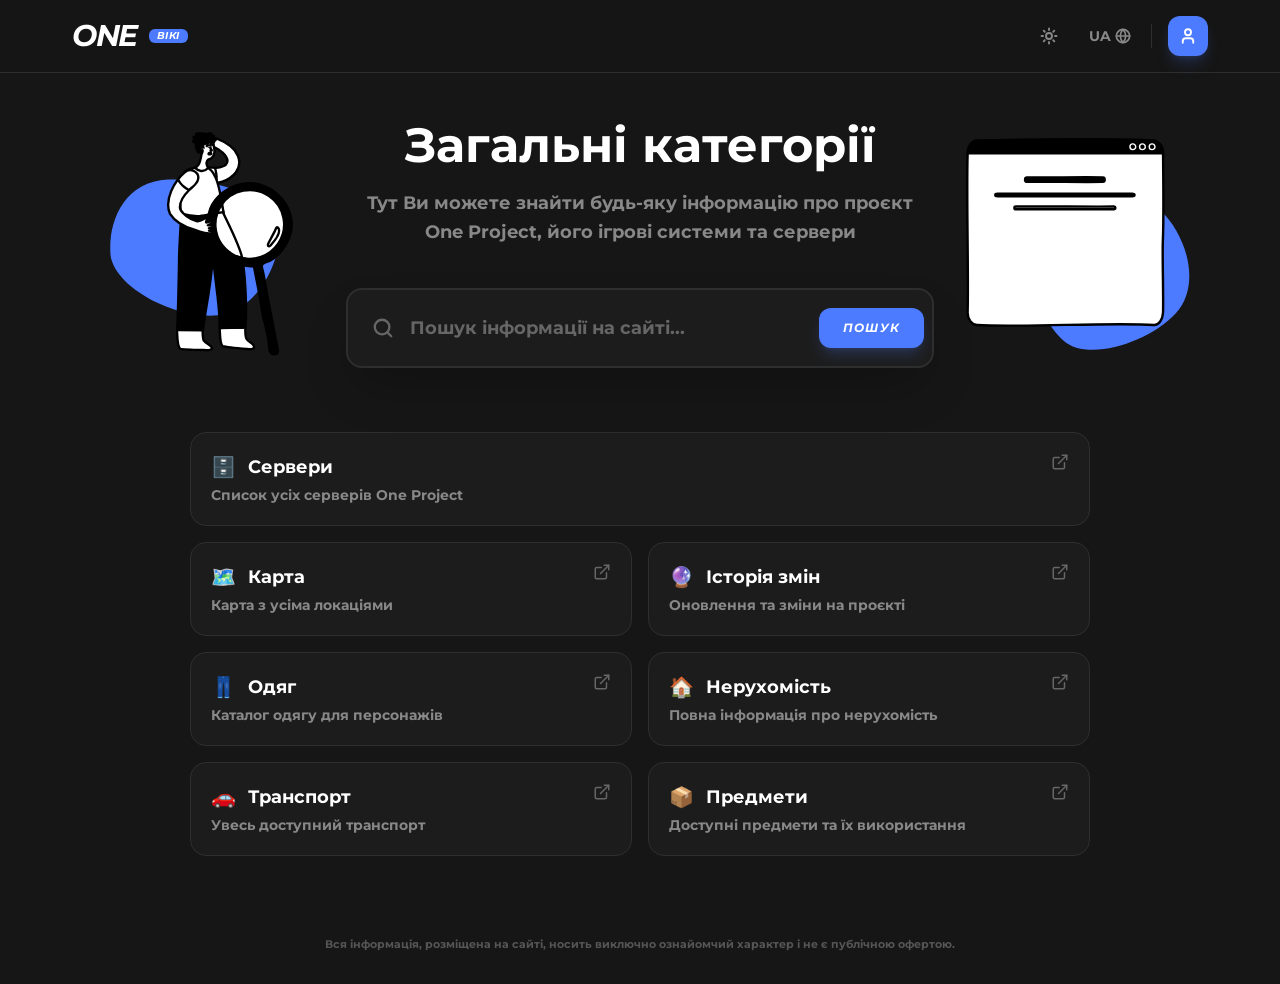
<file: index.html>
<!doctype html>
<html lang="en">
  <head>
    <meta charset="UTF-8" />
    <meta name="viewport" content="width=device-width, initial-scale=1.0" />
    <link rel="icon" type="image/svg+xml" href="data:image/svg+xml,%3Csvg%20xmlns%3D%22http%3A//www.w3.org/2000/svg%22%20viewBox%3D%220%200%2064%2064%22%3E%3Crect%20width%3D%2264%22%20height%3D%2264%22%20rx%3D%2214%22%20fill%3D%22%234d7bff%22/%3E%3Cpath%20d%3D%22M14%2044V20h7.5l10.5%2016.4V20H40v24h-7.5L22%2027.6V44H14z%22%20fill%3D%22%23fff%22/%3E%3Cpath%20d%3D%22M43%2020h7v24h-7V20z%22%20fill%3D%22%23fff%22%20opacity%3D%220.92%22/%3E%3C/svg%3E" />
    <title>ONE Project Wiki</title>
    <script type="module" crossorigin src="./assets/js/index-CBEYR9aG.js"></script>
    <link rel="modulepreload" crossorigin href="./assets/js/react-BL4MPuCm.js">
    <link rel="modulepreload" crossorigin href="./assets/js/scheduler-Bb8JjhAW.js">
    <link rel="modulepreload" crossorigin href="./assets/js/react-dom-dD_5djtD.js">
    <link rel="modulepreload" crossorigin href="./assets/js/motion-utils-P9aIzZaH.js">
    <link rel="modulepreload" crossorigin href="./assets/js/motion-dom-Rlh75jf9.js">
    <link rel="modulepreload" crossorigin href="./assets/js/framer-motion-BXCwftEk.js">
    <link rel="modulepreload" crossorigin href="./assets/js/lucide-react-DyW3osH7.js">
    <link rel="modulepreload" crossorigin href="./assets/js/devlop-Cl3hj7Sz.js">
    <link rel="modulepreload" crossorigin href="./assets/js/bail-FqpXQuLt.js">
    <link rel="modulepreload" crossorigin href="./assets/js/extend-CU6jmZnL.js">
    <link rel="modulepreload" crossorigin href="./assets/js/is-plain-obj-C1gvLhAf.js">
    <link rel="modulepreload" crossorigin href="./assets/js/trough-B_b8ryxu.js">
    <link rel="modulepreload" crossorigin href="./assets/js/unist-util-stringify-position-Ch_qCilz.js">
    <link rel="modulepreload" crossorigin href="./assets/js/vfile-message-Ezj_CYSE.js">
    <link rel="modulepreload" crossorigin href="./assets/js/vfile-DoIswyph.js">
    <link rel="modulepreload" crossorigin href="./assets/js/unified-CXDKj5Uu.js">
    <link rel="modulepreload" crossorigin href="./assets/js/micromark-util-decode-numeric-character-reference-CNs1qBpV.js">
    <link rel="modulepreload" crossorigin href="./assets/js/decode-named-character-reference-C3-224fz.js">
    <link rel="modulepreload" crossorigin href="./assets/js/micromark-util-decode-string-strjl-tx.js">
    <link rel="modulepreload" crossorigin href="./assets/js/micromark-util-normalize-identifier-C9ANKk3v.js">
    <link rel="modulepreload" crossorigin href="./assets/js/micromark-util-chunked-DrRIdSP-.js">
    <link rel="modulepreload" crossorigin href="./assets/js/micromark-util-combine-extensions-Bka6Sc1c.js">
    <link rel="modulepreload" crossorigin href="./assets/js/micromark-util-character-CW3Cu1MS.js">
    <link rel="modulepreload" crossorigin href="./assets/js/micromark-factory-space-BchV91R7.js">
    <link rel="modulepreload" crossorigin href="./assets/js/micromark-util-classify-character-CzorGH29.js">
    <link rel="modulepreload" crossorigin href="./assets/js/micromark-util-resolve-all-PQCKh0dx.js">
    <link rel="modulepreload" crossorigin href="./assets/js/micromark-util-subtokenize-BC4BSQ9J.js">
    <link rel="modulepreload" crossorigin href="./assets/js/micromark-factory-destination-DLydc0FX.js">
    <link rel="modulepreload" crossorigin href="./assets/js/micromark-factory-label-CMdOCIYC.js">
    <link rel="modulepreload" crossorigin href="./assets/js/micromark-factory-title-DeJDYPlY.js">
    <link rel="modulepreload" crossorigin href="./assets/js/micromark-factory-whitespace-bgEyS5T8.js">
    <link rel="modulepreload" crossorigin href="./assets/js/micromark-util-html-tag-name-DbKNfynz.js">
    <link rel="modulepreload" crossorigin href="./assets/js/micromark-core-commonmark-B7WSK6Wm.js">
    <link rel="modulepreload" crossorigin href="./assets/js/micromark-BJnX0WKC.js">
    <link rel="modulepreload" crossorigin href="./assets/js/mdast-util-to-string-C_aolqmU.js">
    <link rel="modulepreload" crossorigin href="./assets/js/mdast-util-from-markdown-CGRtzJmG.js">
    <link rel="modulepreload" crossorigin href="./assets/js/remark-parse-DsvwK6eK.js">
    <link rel="modulepreload" crossorigin href="./assets/js/@ungap--gfxRhYI.js">
    <link rel="modulepreload" crossorigin href="./assets/js/micromark-util-sanitize-uri-ffp67IDI.js">
    <link rel="modulepreload" crossorigin href="./assets/js/unist-util-position-60F3QETU.js">
    <link rel="modulepreload" crossorigin href="./assets/js/trim-lines-D8znQY54.js">
    <link rel="modulepreload" crossorigin href="./assets/js/unist-util-is-BPZGFiMU.js">
    <link rel="modulepreload" crossorigin href="./assets/js/unist-util-visit-parents-DZMunsV6.js">
    <link rel="modulepreload" crossorigin href="./assets/js/unist-util-visit-CWHsnU7X.js">
    <link rel="modulepreload" crossorigin href="./assets/js/mdast-util-to-hast-90b9OBF6.js">
    <link rel="modulepreload" crossorigin href="./assets/js/remark-rehype--s1giR-E.js">
    <link rel="modulepreload" crossorigin href="./assets/js/comma-separated-tokens-xMQ5YY98.js">
    <link rel="modulepreload" crossorigin href="./assets/js/property-information-Bx45xMUt.js">
    <link rel="modulepreload" crossorigin href="./assets/js/space-separated-tokens-DD3iYX1K.js">
    <link rel="modulepreload" crossorigin href="./assets/js/inline-style-parser-BlqBsVO4.js">
    <link rel="modulepreload" crossorigin href="./assets/js/style-to-object-Cg2xzs12.js">
    <link rel="modulepreload" crossorigin href="./assets/js/style-to-js-BkyEU9ge.js">
    <link rel="modulepreload" crossorigin href="./assets/js/hast-util-whitespace-D4Wp6AEg.js">
    <link rel="modulepreload" crossorigin href="./assets/js/estree-util-is-identifier-name-BgBfM8ME.js">
    <link rel="modulepreload" crossorigin href="./assets/js/hast-util-to-jsx-runtime-CH6RcpYk.js">
    <link rel="modulepreload" crossorigin href="./assets/js/html-url-attributes-D46m5wfe.js">
    <link rel="modulepreload" crossorigin href="./assets/js/react-markdown-Fpgyt72Z.js">
    <link rel="modulepreload" crossorigin href="./assets/js/escape-string-regexp-BaJN9MlJ.js">
    <link rel="modulepreload" crossorigin href="./assets/js/mdast-util-find-and-replace-BzrtbqkM.js">
    <link rel="modulepreload" crossorigin href="./assets/js/mdast-util-newline-to-break-Bk4bGOZO.js">
    <link rel="modulepreload" crossorigin href="./assets/js/remark-breaks-D9qoIQwC.js">
    <link rel="stylesheet" crossorigin href="./assets/css/index-BfCO0xbl.css">
  </head>
  <body>
    <div id="root"></div>
  </body>
</html>
</file>
<file: assets/css/index-BfCO0xbl.css>
@import"https://fonts.googleapis.com/css2?family=Montserrat:ital,wght@0,400;0,500;0,600;0,700;0,800;0,900;1,400;1,500;1,600;1,700;1,800;1,900&display=swap";/*! tailwindcss v4.2.1 | MIT License | https://tailwindcss.com */@layer properties{@supports (((-webkit-hyphens:none)) and (not (margin-trim:inline))) or ((-moz-orient:inline) and (not (color:rgb(from red r g b)))){*,:before,:after,::backdrop{--tw-translate-x:0;--tw-translate-y:0;--tw-translate-z:0;--tw-rotate-x:initial;--tw-rotate-y:initial;--tw-rotate-z:initial;--tw-skew-x:initial;--tw-skew-y:initial;--tw-space-y-reverse:0;--tw-border-style:solid;--tw-leading:initial;--tw-font-weight:initial;--tw-tracking:initial;--tw-shadow:0 0 #0000;--tw-shadow-color:initial;--tw-shadow-alpha:100%;--tw-inset-shadow:0 0 #0000;--tw-inset-shadow-color:initial;--tw-inset-shadow-alpha:100%;--tw-ring-color:initial;--tw-ring-shadow:0 0 #0000;--tw-inset-ring-color:initial;--tw-inset-ring-shadow:0 0 #0000;--tw-ring-inset:initial;--tw-ring-offset-width:0px;--tw-ring-offset-color:#fff;--tw-ring-offset-shadow:0 0 #0000;--tw-blur:initial;--tw-brightness:initial;--tw-contrast:initial;--tw-grayscale:initial;--tw-hue-rotate:initial;--tw-invert:initial;--tw-opacity:initial;--tw-saturate:initial;--tw-sepia:initial;--tw-drop-shadow:initial;--tw-drop-shadow-color:initial;--tw-drop-shadow-alpha:100%;--tw-drop-shadow-size:initial;--tw-backdrop-blur:initial;--tw-backdrop-brightness:initial;--tw-backdrop-contrast:initial;--tw-backdrop-grayscale:initial;--tw-backdrop-hue-rotate:initial;--tw-backdrop-invert:initial;--tw-backdrop-opacity:initial;--tw-backdrop-saturate:initial;--tw-backdrop-sepia:initial;--tw-duration:initial;--tw-scale-x:1;--tw-scale-y:1;--tw-scale-z:1}}}@layer theme{:root,:host{--font-sans:"Montserrat", ui-sans-serif, system-ui, sans-serif;--font-mono:ui-monospace, SFMono-Regular, Menlo, Monaco, Consolas, "Liberation Mono", "Courier New", monospace;--color-red-400:oklch(70.4% .191 22.216);--color-red-500:oklch(63.7% .237 25.331);--color-emerald-400:oklch(76.5% .177 163.223);--color-emerald-500:oklch(69.6% .17 162.48);--color-blue-500:oklch(62.3% .214 259.815);--color-rose-500:oklch(64.5% .246 16.439);--color-gray-100:oklch(96.7% .003 264.542);--color-gray-400:oklch(70.7% .022 261.325);--color-gray-800:oklch(27.8% .033 256.848);--color-black:#000;--color-white:#fff;--spacing:.25rem;--container-md:28rem;--container-xl:36rem;--container-2xl:42rem;--container-4xl:56rem;--container-7xl:80rem;--text-xs:.75rem;--text-xs--line-height:calc(1 / .75);--text-sm:.875rem;--text-sm--line-height:calc(1.25 / .875);--text-base:1rem;--text-base--line-height: 1.5 ;--text-lg:1.125rem;--text-lg--line-height:calc(1.75 / 1.125);--text-xl:1.25rem;--text-xl--line-height:calc(1.75 / 1.25);--text-2xl:1.5rem;--text-2xl--line-height:calc(2 / 1.5);--text-3xl:1.875rem;--text-3xl--line-height: 1.2 ;--text-4xl:2.25rem;--text-4xl--line-height:calc(2.5 / 2.25);--text-5xl:3rem;--text-5xl--line-height:1;--text-7xl:4.5rem;--text-7xl--line-height:1;--font-weight-medium:500;--font-weight-bold:700;--font-weight-black:900;--tracking-tighter:-.05em;--tracking-tight:-.025em;--tracking-wide:.025em;--tracking-wider:.05em;--tracking-widest:.1em;--leading-tight:1.25;--leading-relaxed:1.625;--radius-sm:.25rem;--radius-md:.375rem;--radius-lg:.5rem;--radius-xl:.75rem;--radius-2xl:1rem;--radius-3xl:1.5rem;--animate-spin:spin 1s linear infinite;--animate-pulse:pulse 2s cubic-bezier(.4, 0, .6, 1) infinite;--blur-sm:8px;--blur-md:12px;--blur-xl:24px;--blur-2xl:40px;--aspect-video:16 / 9;--default-transition-duration:.15s;--default-transition-timing-function:cubic-bezier(.4, 0, .2, 1);--default-font-family:var(--font-sans);--default-mono-font-family:var(--font-mono)}}@layer base{*,:after,:before,::backdrop{box-sizing:border-box;border:0 solid;margin:0;padding:0}::file-selector-button{box-sizing:border-box;border:0 solid;margin:0;padding:0}html,:host{-webkit-text-size-adjust:100%;-moz-tab-size:4;tab-size:4;line-height:1.5;font-family:var(--default-font-family,ui-sans-serif, system-ui, sans-serif, "Apple Color Emoji", "Segoe UI Emoji", "Segoe UI Symbol", "Noto Color Emoji");font-feature-settings:var(--default-font-feature-settings,normal);font-variation-settings:var(--default-font-variation-settings,normal);-webkit-tap-highlight-color:transparent}hr{height:0;color:inherit;border-top-width:1px}abbr:where([title]){-webkit-text-decoration:underline dotted;text-decoration:underline dotted}h1,h2,h3,h4,h5,h6{font-size:inherit;font-weight:inherit}a{color:inherit;-webkit-text-decoration:inherit;text-decoration:inherit}b,strong{font-weight:bolder}code,kbd,samp,pre{font-family:var(--default-mono-font-family,ui-monospace, SFMono-Regular, Menlo, Monaco, Consolas, "Liberation Mono", "Courier New", monospace);font-feature-settings:var(--default-mono-font-feature-settings,normal);font-variation-settings:var(--default-mono-font-variation-settings,normal);font-size:1em}small{font-size:80%}sub,sup{vertical-align:baseline;font-size:75%;line-height:0;position:relative}sub{bottom:-.25em}sup{top:-.5em}table{text-indent:0;border-color:inherit;border-collapse:collapse}:-moz-focusring{outline:auto}progress{vertical-align:baseline}summary{display:list-item}ol,ul,menu{list-style:none}img,svg,video,canvas,audio,iframe,embed,object{vertical-align:middle;display:block}img,video{max-width:100%;height:auto}button,input,select,optgroup,textarea{font:inherit;font-feature-settings:inherit;font-variation-settings:inherit;letter-spacing:inherit;color:inherit;opacity:1;background-color:#0000;border-radius:0}::file-selector-button{font:inherit;font-feature-settings:inherit;font-variation-settings:inherit;letter-spacing:inherit;color:inherit;opacity:1;background-color:#0000;border-radius:0}:where(select:is([multiple],[size])) optgroup{font-weight:bolder}:where(select:is([multiple],[size])) optgroup option{padding-inline-start:20px}::file-selector-button{margin-inline-end:4px}::placeholder{opacity:1}@supports (not ((-webkit-appearance:-apple-pay-button))) or (contain-intrinsic-size:1px){::placeholder{color:currentColor}@supports (color:color-mix(in lab,red,red)){::placeholder{color:color-mix(in oklab,currentcolor 50%,transparent)}}}textarea{resize:vertical}::-webkit-search-decoration{-webkit-appearance:none}::-webkit-date-and-time-value{min-height:1lh;text-align:inherit}::-webkit-datetime-edit{display:inline-flex}::-webkit-datetime-edit-fields-wrapper{padding:0}::-webkit-datetime-edit{padding-block:0}::-webkit-datetime-edit-year-field{padding-block:0}::-webkit-datetime-edit-month-field{padding-block:0}::-webkit-datetime-edit-day-field{padding-block:0}::-webkit-datetime-edit-hour-field{padding-block:0}::-webkit-datetime-edit-minute-field{padding-block:0}::-webkit-datetime-edit-second-field{padding-block:0}::-webkit-datetime-edit-millisecond-field{padding-block:0}::-webkit-datetime-edit-meridiem-field{padding-block:0}::-webkit-calendar-picker-indicator{line-height:1}:-moz-ui-invalid{box-shadow:none}button,input:where([type=button],[type=reset],[type=submit]){-webkit-appearance:button;-moz-appearance:button;appearance:button}::file-selector-button{-webkit-appearance:button;-moz-appearance:button;appearance:button}::-webkit-inner-spin-button{height:auto}::-webkit-outer-spin-button{height:auto}[hidden]:where(:not([hidden=until-found])){display:none!important}}@layer components;@layer utilities{.pointer-events-none{pointer-events:none}.absolute{position:absolute}.fixed{position:fixed}.relative{position:relative}.sticky{position:sticky}.inset-0{inset:calc(var(--spacing) * 0)}.inset-y-0{inset-block:calc(var(--spacing) * 0)}.start{inset-inline-start:var(--spacing)}.top-0{top:calc(var(--spacing) * 0)}.top-1{top:calc(var(--spacing) * 1)}.top-1\/2{top:50%}.top-2{top:calc(var(--spacing) * 2)}.top-4{top:calc(var(--spacing) * 4)}.top-5{top:calc(var(--spacing) * 5)}.top-6{top:calc(var(--spacing) * 6)}.top-11{top:calc(var(--spacing) * 11)}.top-full{top:100%}.right-0{right:calc(var(--spacing) * 0)}.right-1{right:calc(var(--spacing) * 1)}.right-4{right:calc(var(--spacing) * 4)}.right-5{right:calc(var(--spacing) * 5)}.right-6{right:calc(var(--spacing) * 6)}.-bottom-1\.5{bottom:calc(var(--spacing) * -1.5)}.-bottom-8{bottom:calc(var(--spacing) * -8)}.bottom-0{bottom:calc(var(--spacing) * 0)}.bottom-4{bottom:calc(var(--spacing) * 4)}.bottom-6{bottom:calc(var(--spacing) * 6)}.bottom-24{bottom:calc(var(--spacing) * 24)}.-left-6{left:calc(var(--spacing) * -6)}.left-0{left:calc(var(--spacing) * 0)}.left-1{left:calc(var(--spacing) * 1)}.left-1\/2{left:50%}.left-2{left:calc(var(--spacing) * 2)}.left-3{left:calc(var(--spacing) * 3)}.left-4{left:calc(var(--spacing) * 4)}.left-5{left:calc(var(--spacing) * 5)}.left-6{left:calc(var(--spacing) * 6)}.z-10{z-index:10}.z-20{z-index:20}.z-50{z-index:50}.z-\[100\]{z-index:100}.z-\[110\]{z-index:110}.z-\[120\]{z-index:120}.z-\[200\]{z-index:200}.container{width:100%}@media(min-width:40rem){.container{max-width:40rem}}@media(min-width:48rem){.container{max-width:48rem}}@media(min-width:64rem){.container{max-width:64rem}}@media(min-width:80rem){.container{max-width:80rem}}@media(min-width:96rem){.container{max-width:96rem}}.mx-4{margin-inline:calc(var(--spacing) * 4)}.mx-auto{margin-inline:auto}.mt-0\.5{margin-top:calc(var(--spacing) * .5)}.mt-1{margin-top:calc(var(--spacing) * 1)}.mt-2{margin-top:calc(var(--spacing) * 2)}.mt-4{margin-top:calc(var(--spacing) * 4)}.mt-8{margin-top:calc(var(--spacing) * 8)}.mt-10{margin-top:calc(var(--spacing) * 10)}.mt-12{margin-top:calc(var(--spacing) * 12)}.mt-16{margin-top:calc(var(--spacing) * 16)}.mt-20{margin-top:calc(var(--spacing) * 20)}.mt-auto{margin-top:auto}.mr-2{margin-right:calc(var(--spacing) * 2)}.mr-4{margin-right:calc(var(--spacing) * 4)}.mb-1{margin-bottom:calc(var(--spacing) * 1)}.mb-2{margin-bottom:calc(var(--spacing) * 2)}.mb-3{margin-bottom:calc(var(--spacing) * 3)}.mb-4{margin-bottom:calc(var(--spacing) * 4)}.mb-5{margin-bottom:calc(var(--spacing) * 5)}.mb-6{margin-bottom:calc(var(--spacing) * 6)}.mb-8{margin-bottom:calc(var(--spacing) * 8)}.mb-10{margin-bottom:calc(var(--spacing) * 10)}.mb-12{margin-bottom:calc(var(--spacing) * 12)}.mb-16{margin-bottom:calc(var(--spacing) * 16)}.ml-4{margin-left:calc(var(--spacing) * 4)}.block{display:block}.flex{display:flex}.grid{display:grid}.hidden{display:none}.inline-block{display:inline-block}.inline-flex{display:inline-flex}.aspect-\[16\/9\]{aspect-ratio:16/9}.aspect-\[16\/10\]{aspect-ratio:16/10}.aspect-square{aspect-ratio:1}.aspect-video{aspect-ratio:var(--aspect-video)}.h-1{height:calc(var(--spacing) * 1)}.h-1\.5{height:calc(var(--spacing) * 1.5)}.h-2{height:calc(var(--spacing) * 2)}.h-2\.5{height:calc(var(--spacing) * 2.5)}.h-3{height:calc(var(--spacing) * 3)}.h-3\.5{height:calc(var(--spacing) * 3.5)}.h-4{height:calc(var(--spacing) * 4)}.h-5{height:calc(var(--spacing) * 5)}.h-6{height:calc(var(--spacing) * 6)}.h-8{height:calc(var(--spacing) * 8)}.h-10{height:calc(var(--spacing) * 10)}.h-11{height:calc(var(--spacing) * 11)}.h-12{height:calc(var(--spacing) * 12)}.h-14{height:calc(var(--spacing) * 14)}.h-16{height:calc(var(--spacing) * 16)}.h-20{height:calc(var(--spacing) * 20)}.h-24{height:calc(var(--spacing) * 24)}.h-32{height:calc(var(--spacing) * 32)}.h-40{height:calc(var(--spacing) * 40)}.h-56{height:calc(var(--spacing) * 56)}.h-\[18px\]{height:18px}.h-\[58px\]{height:58px}.h-\[80\%\]{height:80%}.h-\[90vh\]{height:90vh}.h-\[calc\(100\%\+24px\)\]{height:calc(100% + 24px)}.h-auto{height:auto}.h-full{height:100%}.max-h-64{max-height:calc(var(--spacing) * 64)}.max-h-\[60vh\]{max-height:60vh}.max-h-\[80vh\]{max-height:80vh}.max-h-\[300px\]{max-height:300px}.max-h-\[450px\]{max-height:450px}.max-h-full{max-height:100%}.min-h-\[100px\]{min-height:100px}.min-h-\[140px\]{min-height:140px}.min-h-screen{min-height:100vh}.w-1\.5{width:calc(var(--spacing) * 1.5)}.w-2{width:calc(var(--spacing) * 2)}.w-2\.5{width:calc(var(--spacing) * 2.5)}.w-3{width:calc(var(--spacing) * 3)}.w-3\.5{width:calc(var(--spacing) * 3.5)}.w-4{width:calc(var(--spacing) * 4)}.w-5{width:calc(var(--spacing) * 5)}.w-6{width:calc(var(--spacing) * 6)}.w-8{width:calc(var(--spacing) * 8)}.w-10{width:calc(var(--spacing) * 10)}.w-11{width:calc(var(--spacing) * 11)}.w-12{width:calc(var(--spacing) * 12)}.w-14{width:calc(var(--spacing) * 14)}.w-16{width:calc(var(--spacing) * 16)}.w-20{width:calc(var(--spacing) * 20)}.w-24{width:calc(var(--spacing) * 24)}.w-32{width:calc(var(--spacing) * 32)}.w-44{width:calc(var(--spacing) * 44)}.w-56{width:calc(var(--spacing) * 56)}.w-\[1px\]{width:1px}.w-\[18px\]{width:18px}.w-\[80\%\]{width:80%}.w-\[calc\(100\%-32px\)\]{width:calc(100% - 32px)}.w-fit{width:fit-content}.w-full{width:100%}.w-px{width:1px}.max-w-2xl{max-width:var(--container-2xl)}.max-w-4xl{max-width:var(--container-4xl)}.max-w-7xl{max-width:var(--container-7xl)}.max-w-\[150px\]{max-width:150px}.max-w-\[200px\]{max-width:200px}.max-w-\[280px\]{max-width:280px}.max-w-\[420px\]{max-width:420px}.max-w-\[540px\]{max-width:540px}.max-w-\[600px\]{max-width:600px}.max-w-\[650px\]{max-width:650px}.max-w-\[800px\]{max-width:800px}.max-w-\[900px\]{max-width:900px}.max-w-\[1000px\]{max-width:1000px}.max-w-\[1100px\]{max-width:1100px}.max-w-\[1200px\]{max-width:1200px}.max-w-full{max-width:100%}.max-w-md{max-width:var(--container-md)}.max-w-none{max-width:none}.max-w-xl{max-width:var(--container-xl)}.min-w-0{min-width:calc(var(--spacing) * 0)}.min-w-\[140px\]{min-width:140px}.min-w-\[180px\]{min-width:180px}.flex-1{flex:1}.flex-shrink-0,.shrink-0{flex-shrink:0}.-translate-x-1\/2{--tw-translate-x: -50% ;translate:var(--tw-translate-x) var(--tw-translate-y)}.-translate-y-1\/2{--tw-translate-y: -50% ;translate:var(--tw-translate-x) var(--tw-translate-y)}.rotate-45{rotate:45deg}.rotate-180{rotate:180deg}.transform{transform:var(--tw-rotate-x,) var(--tw-rotate-y,) var(--tw-rotate-z,) var(--tw-skew-x,) var(--tw-skew-y,)}.animate-pulse{animation:var(--animate-pulse)}.animate-spin{animation:var(--animate-spin)}.cursor-crosshair{cursor:crosshair}.cursor-default{cursor:default}.cursor-not-allowed{cursor:not-allowed}.cursor-pointer{cursor:pointer}.touch-none{touch-action:none}.resize{resize:both}.appearance-none{-webkit-appearance:none;-moz-appearance:none;appearance:none}.grid-cols-1{grid-template-columns:repeat(1,minmax(0,1fr))}.grid-cols-2{grid-template-columns:repeat(2,minmax(0,1fr))}.grid-cols-4{grid-template-columns:repeat(4,minmax(0,1fr))}.flex-col{flex-direction:column}.flex-row{flex-direction:row}.flex-wrap{flex-wrap:wrap}.items-center{align-items:center}.items-end{align-items:flex-end}.items-start{align-items:flex-start}.justify-between{justify-content:space-between}.justify-center{justify-content:center}.justify-end{justify-content:flex-end}.justify-start{justify-content:flex-start}.gap-1{gap:calc(var(--spacing) * 1)}.gap-1\.5{gap:calc(var(--spacing) * 1.5)}.gap-2{gap:calc(var(--spacing) * 2)}.gap-2\.5{gap:calc(var(--spacing) * 2.5)}.gap-3{gap:calc(var(--spacing) * 3)}.gap-4{gap:calc(var(--spacing) * 4)}.gap-6{gap:calc(var(--spacing) * 6)}.gap-8{gap:calc(var(--spacing) * 8)}.gap-12{gap:calc(var(--spacing) * 12)}:where(.space-y-0>:not(:last-child)){--tw-space-y-reverse:0;margin-block-start:calc(calc(var(--spacing) * 0) * var(--tw-space-y-reverse));margin-block-end:calc(calc(var(--spacing) * 0) * calc(1 - var(--tw-space-y-reverse)))}:where(.space-y-1>:not(:last-child)){--tw-space-y-reverse:0;margin-block-start:calc(calc(var(--spacing) * 1) * var(--tw-space-y-reverse));margin-block-end:calc(calc(var(--spacing) * 1) * calc(1 - var(--tw-space-y-reverse)))}:where(.space-y-2>:not(:last-child)){--tw-space-y-reverse:0;margin-block-start:calc(calc(var(--spacing) * 2) * var(--tw-space-y-reverse));margin-block-end:calc(calc(var(--spacing) * 2) * calc(1 - var(--tw-space-y-reverse)))}:where(.space-y-3>:not(:last-child)){--tw-space-y-reverse:0;margin-block-start:calc(calc(var(--spacing) * 3) * var(--tw-space-y-reverse));margin-block-end:calc(calc(var(--spacing) * 3) * calc(1 - var(--tw-space-y-reverse)))}:where(.space-y-4>:not(:last-child)){--tw-space-y-reverse:0;margin-block-start:calc(calc(var(--spacing) * 4) * var(--tw-space-y-reverse));margin-block-end:calc(calc(var(--spacing) * 4) * calc(1 - var(--tw-space-y-reverse)))}:where(.space-y-6>:not(:last-child)){--tw-space-y-reverse:0;margin-block-start:calc(calc(var(--spacing) * 6) * var(--tw-space-y-reverse));margin-block-end:calc(calc(var(--spacing) * 6) * calc(1 - var(--tw-space-y-reverse)))}:where(.space-y-8>:not(:last-child)){--tw-space-y-reverse:0;margin-block-start:calc(calc(var(--spacing) * 8) * var(--tw-space-y-reverse));margin-block-end:calc(calc(var(--spacing) * 8) * calc(1 - var(--tw-space-y-reverse)))}.truncate{text-overflow:ellipsis;white-space:nowrap;overflow:hidden}.overflow-hidden{overflow:hidden}.overflow-x-auto{overflow-x:auto}.overflow-y-auto{overflow-y:auto}.rounded{border-radius:.25rem}.rounded-2xl{border-radius:var(--radius-2xl)}.rounded-3xl{border-radius:var(--radius-3xl)}.rounded-\[12px\]{border-radius:12px}.rounded-\[14px\]{border-radius:14px}.rounded-\[16px\]{border-radius:16px}.rounded-\[24px\]{border-radius:24px}.rounded-\[32px\]{border-radius:32px}.rounded-full{border-radius:3.40282e38px}.rounded-lg{border-radius:var(--radius-lg)}.rounded-md{border-radius:var(--radius-md)}.rounded-none{border-radius:0}.rounded-sm{border-radius:var(--radius-sm)}.rounded-xl{border-radius:var(--radius-xl)}.rounded-t-3xl{border-top-left-radius:var(--radius-3xl);border-top-right-radius:var(--radius-3xl)}.rounded-t-\[12px\]{border-top-left-radius:12px;border-top-right-radius:12px}.rounded-b-none{border-bottom-right-radius:0;border-bottom-left-radius:0}.rounded-br-xl{border-bottom-right-radius:var(--radius-xl)}.border{border-style:var(--tw-border-style);border-width:1px}.border-2{border-style:var(--tw-border-style);border-width:2px}.border-3{border-style:var(--tw-border-style);border-width:3px}.border-4{border-style:var(--tw-border-style);border-width:4px}.border-t{border-top-style:var(--tw-border-style);border-top-width:1px}.border-t-0{border-top-style:var(--tw-border-style);border-top-width:0}.border-t-2{border-top-style:var(--tw-border-style);border-top-width:2px}.border-r{border-right-style:var(--tw-border-style);border-right-width:1px}.border-b{border-bottom-style:var(--tw-border-style);border-bottom-width:1px}.border-b-2{border-bottom-style:var(--tw-border-style);border-bottom-width:2px}.border-dashed{--tw-border-style:dashed;border-style:dashed}.border-none{--tw-border-style:none;border-style:none}.border-\[\#2a3655\]{border-color:#2a3655}.border-\[\#2e2e2e\]{border-color:#2e2e2e}.border-\[\#4d7bff\]{border-color:#4d7bff}.border-\[\#4d7bff\]\/20{border-color:#4d7bff33}.border-\[\#222\]{border-color:#222}.border-\[\#333\]{border-color:#333}.border-\[\#ccc\]{border-color:#ccc}.border-\[\#e5e5e5\]{border-color:#e5e5e5}.border-\[\#eee\]{border-color:#eee}.border-\[\#f0f0f0\]{border-color:#f0f0f0}.border-black\/10{border-color:#0000001a}@supports (color:color-mix(in lab,red,red)){.border-black\/10{border-color:color-mix(in oklab,var(--color-black) 10%,transparent)}}.border-emerald-400\/20{border-color:#00d29433}@supports (color:color-mix(in lab,red,red)){.border-emerald-400\/20{border-color:color-mix(in oklab,var(--color-emerald-400) 20%,transparent)}}.border-emerald-500{border-color:var(--color-emerald-500)}.border-red-400\/20{border-color:#ff656833}@supports (color:color-mix(in lab,red,red)){.border-red-400\/20{border-color:color-mix(in oklab,var(--color-red-400) 20%,transparent)}}.border-red-500\/20{border-color:#fb2c3633}@supports (color:color-mix(in lab,red,red)){.border-red-500\/20{border-color:color-mix(in oklab,var(--color-red-500) 20%,transparent)}}.border-transparent{border-color:#0000}.border-white{border-color:var(--color-white)}.border-white\/5{border-color:#ffffff0d}@supports (color:color-mix(in lab,red,red)){.border-white\/5{border-color:color-mix(in oklab,var(--color-white) 5%,transparent)}}.border-white\/10{border-color:#ffffff1a}@supports (color:color-mix(in lab,red,red)){.border-white\/10{border-color:color-mix(in oklab,var(--color-white) 10%,transparent)}}.border-white\/20{border-color:#fff3}@supports (color:color-mix(in lab,red,red)){.border-white\/20{border-color:color-mix(in oklab,var(--color-white) 20%,transparent)}}.border-t-transparent{border-top-color:#0000}.bg-\[\#0a0a0a\]{background-color:#0a0a0a}.bg-\[\#1a1a1a\]{background-color:#1a1a1a}.bg-\[\#1a2235\]{background-color:#1a2235}.bg-\[\#1c1c1c\]{background-color:#1c1c1c}.bg-\[\#1c1c1c\]\/50{background-color:#1c1c1c80}.bg-\[\#2a2a2a\]{background-color:#2a2a2a}.bg-\[\#4d7bff\]{background-color:#4d7bff}.bg-\[\#4d7bff\]\/10{background-color:#4d7bff1a}.bg-\[\#4d7bff\]\/20{background-color:#4d7bff33}.bg-\[\#71d91e\]{background-color:#71d91e}.bg-\[\#222\]{background-color:#222}.bg-\[\#444\]{background-color:#444}.bg-\[\#2563eb\]{background-color:#2563eb}.bg-\[\#050505\]{background-color:#050505}.bg-\[\#141414\]{background-color:#141414}.bg-\[\#242424\]{background-color:#242424}.bg-\[\#e5e5e5\]{background-color:#e5e5e5}.bg-\[\#f0f0f0\]{background-color:#f0f0f0}.bg-\[\#f5f5f5\]{background-color:#f5f5f5}.bg-\[\#f8f9fa\]{background-color:#f8f9fa}.bg-\[\#ff4d4d\]{background-color:#ff4d4d}.bg-black\/5{background-color:#0000000d}@supports (color:color-mix(in lab,red,red)){.bg-black\/5{background-color:color-mix(in oklab,var(--color-black) 5%,transparent)}}.bg-black\/40{background-color:#0006}@supports (color:color-mix(in lab,red,red)){.bg-black\/40{background-color:color-mix(in oklab,var(--color-black) 40%,transparent)}}.bg-black\/50{background-color:#00000080}@supports (color:color-mix(in lab,red,red)){.bg-black\/50{background-color:color-mix(in oklab,var(--color-black) 50%,transparent)}}.bg-black\/60{background-color:#0009}@supports (color:color-mix(in lab,red,red)){.bg-black\/60{background-color:color-mix(in oklab,var(--color-black) 60%,transparent)}}.bg-black\/80{background-color:#000c}@supports (color:color-mix(in lab,red,red)){.bg-black\/80{background-color:color-mix(in oklab,var(--color-black) 80%,transparent)}}.bg-black\/90{background-color:#000000e6}@supports (color:color-mix(in lab,red,red)){.bg-black\/90{background-color:color-mix(in oklab,var(--color-black) 90%,transparent)}}.bg-blue-500\/10{background-color:#3080ff1a}@supports (color:color-mix(in lab,red,red)){.bg-blue-500\/10{background-color:color-mix(in oklab,var(--color-blue-500) 10%,transparent)}}.bg-emerald-400{background-color:var(--color-emerald-400)}.bg-emerald-400\/10{background-color:#00d2941a}@supports (color:color-mix(in lab,red,red)){.bg-emerald-400\/10{background-color:color-mix(in oklab,var(--color-emerald-400) 10%,transparent)}}.bg-emerald-500{background-color:var(--color-emerald-500)}.bg-emerald-500\/10{background-color:#00bb7f1a}@supports (color:color-mix(in lab,red,red)){.bg-emerald-500\/10{background-color:color-mix(in oklab,var(--color-emerald-500) 10%,transparent)}}.bg-gray-100{background-color:var(--color-gray-100)}.bg-red-400\/10{background-color:#ff65681a}@supports (color:color-mix(in lab,red,red)){.bg-red-400\/10{background-color:color-mix(in oklab,var(--color-red-400) 10%,transparent)}}.bg-red-500{background-color:var(--color-red-500)}.bg-red-500\/5{background-color:#fb2c360d}@supports (color:color-mix(in lab,red,red)){.bg-red-500\/5{background-color:color-mix(in oklab,var(--color-red-500) 5%,transparent)}}.bg-red-500\/10{background-color:#fb2c361a}@supports (color:color-mix(in lab,red,red)){.bg-red-500\/10{background-color:color-mix(in oklab,var(--color-red-500) 10%,transparent)}}.bg-rose-500{background-color:var(--color-rose-500)}.bg-rose-500\/10{background-color:#ff23571a}@supports (color:color-mix(in lab,red,red)){.bg-rose-500\/10{background-color:color-mix(in oklab,var(--color-rose-500) 10%,transparent)}}.bg-transparent{background-color:#0000}.bg-white{background-color:var(--color-white)}.bg-white\/5{background-color:#ffffff0d}@supports (color:color-mix(in lab,red,red)){.bg-white\/5{background-color:color-mix(in oklab,var(--color-white) 5%,transparent)}}.bg-white\/10{background-color:#ffffff1a}@supports (color:color-mix(in lab,red,red)){.bg-white\/10{background-color:color-mix(in oklab,var(--color-white) 10%,transparent)}}.bg-white\/80{background-color:#fffc}@supports (color:color-mix(in lab,red,red)){.bg-white\/80{background-color:color-mix(in oklab,var(--color-white) 80%,transparent)}}.bg-white\/90{background-color:#ffffffe6}@supports (color:color-mix(in lab,red,red)){.bg-white\/90{background-color:color-mix(in oklab,var(--color-white) 90%,transparent)}}.object-contain{object-fit:contain}.object-cover{object-fit:cover}.p-1{padding:calc(var(--spacing) * 1)}.p-1\.5{padding:calc(var(--spacing) * 1.5)}.p-2{padding:calc(var(--spacing) * 2)}.p-3{padding:calc(var(--spacing) * 3)}.p-4{padding:calc(var(--spacing) * 4)}.p-5{padding:calc(var(--spacing) * 5)}.p-6{padding:calc(var(--spacing) * 6)}.p-8{padding:calc(var(--spacing) * 8)}.p-10{padding:calc(var(--spacing) * 10)}.p-12{padding:calc(var(--spacing) * 12)}.px-1{padding-inline:calc(var(--spacing) * 1)}.px-1\.5{padding-inline:calc(var(--spacing) * 1.5)}.px-2{padding-inline:calc(var(--spacing) * 2)}.px-3{padding-inline:calc(var(--spacing) * 3)}.px-4{padding-inline:calc(var(--spacing) * 4)}.px-5{padding-inline:calc(var(--spacing) * 5)}.px-6{padding-inline:calc(var(--spacing) * 6)}.px-8{padding-inline:calc(var(--spacing) * 8)}.py-0\.5{padding-block:calc(var(--spacing) * .5)}.py-1{padding-block:calc(var(--spacing) * 1)}.py-1\.5{padding-block:calc(var(--spacing) * 1.5)}.py-2{padding-block:calc(var(--spacing) * 2)}.py-2\.5{padding-block:calc(var(--spacing) * 2.5)}.py-3{padding-block:calc(var(--spacing) * 3)}.py-3\.5{padding-block:calc(var(--spacing) * 3.5)}.py-4{padding-block:calc(var(--spacing) * 4)}.py-5{padding-block:calc(var(--spacing) * 5)}.py-8{padding-block:calc(var(--spacing) * 8)}.py-10{padding-block:calc(var(--spacing) * 10)}.py-12{padding-block:calc(var(--spacing) * 12)}.py-20{padding-block:calc(var(--spacing) * 20)}.py-32{padding-block:calc(var(--spacing) * 32)}.py-40{padding-block:calc(var(--spacing) * 40)}.pt-4{padding-top:calc(var(--spacing) * 4)}.pt-6{padding-top:calc(var(--spacing) * 6)}.pt-7{padding-top:calc(var(--spacing) * 7)}.pt-8{padding-top:calc(var(--spacing) * 8)}.pt-12{padding-top:calc(var(--spacing) * 12)}.pt-16{padding-top:calc(var(--spacing) * 16)}.pt-20{padding-top:calc(var(--spacing) * 20)}.pr-1\.5{padding-right:calc(var(--spacing) * 1.5)}.pr-2{padding-right:calc(var(--spacing) * 2)}.pr-4{padding-right:calc(var(--spacing) * 4)}.pr-6{padding-right:calc(var(--spacing) * 6)}.pr-10{padding-right:calc(var(--spacing) * 10)}.pb-2{padding-bottom:calc(var(--spacing) * 2)}.pb-4{padding-bottom:calc(var(--spacing) * 4)}.pb-5{padding-bottom:calc(var(--spacing) * 5)}.pb-12{padding-bottom:calc(var(--spacing) * 12)}.pb-16{padding-bottom:calc(var(--spacing) * 16)}.pb-20{padding-bottom:calc(var(--spacing) * 20)}.pl-1{padding-left:calc(var(--spacing) * 1)}.pl-4{padding-left:calc(var(--spacing) * 4)}.pl-10{padding-left:calc(var(--spacing) * 10)}.pl-12{padding-left:calc(var(--spacing) * 12)}.pl-14{padding-left:calc(var(--spacing) * 14)}.text-center{text-align:center}.text-left{text-align:left}.text-right{text-align:right}.font-mono{font-family:var(--font-mono)}.font-sans{font-family:var(--font-sans)}.text-2xl{font-size:var(--text-2xl);line-height:var(--tw-leading,var(--text-2xl--line-height))}.text-3xl{font-size:var(--text-3xl);line-height:var(--tw-leading,var(--text-3xl--line-height))}.text-4xl{font-size:var(--text-4xl);line-height:var(--tw-leading,var(--text-4xl--line-height))}.text-5xl{font-size:var(--text-5xl);line-height:var(--tw-leading,var(--text-5xl--line-height))}.text-base{font-size:var(--text-base);line-height:var(--tw-leading,var(--text-base--line-height))}.text-lg{font-size:var(--text-lg);line-height:var(--tw-leading,var(--text-lg--line-height))}.text-sm{font-size:var(--text-sm);line-height:var(--tw-leading,var(--text-sm--line-height))}.text-xl{font-size:var(--text-xl);line-height:var(--tw-leading,var(--text-xl--line-height))}.text-xs{font-size:var(--text-xs);line-height:var(--tw-leading,var(--text-xs--line-height))}.text-\[8px\]{font-size:8px}.text-\[9px\]{font-size:9px}.text-\[10px\]{font-size:10px}.text-\[11px\]{font-size:11px}.text-\[12px\]{font-size:12px}.text-\[13px\]{font-size:13px}.text-\[15px\]{font-size:15px}.text-\[16px\]{font-size:16px}.text-\[20px\]{font-size:20px}.text-\[32px\]{font-size:32px}.leading-\[1\.6\]{--tw-leading:1.6;line-height:1.6}.leading-none{--tw-leading:1;line-height:1}.leading-relaxed{--tw-leading:var(--leading-relaxed);line-height:var(--leading-relaxed)}.leading-tight{--tw-leading:var(--leading-tight);line-height:var(--leading-tight)}.\!font-black{--tw-font-weight:var(--font-weight-black)!important;font-weight:var(--font-weight-black)!important}.\!font-bold{--tw-font-weight:var(--font-weight-bold)!important;font-weight:var(--font-weight-bold)!important}.\!font-medium{--tw-font-weight:var(--font-weight-medium)!important;font-weight:var(--font-weight-medium)!important}.font-black{--tw-font-weight:var(--font-weight-black);font-weight:var(--font-weight-black)}.font-bold{--tw-font-weight:var(--font-weight-bold);font-weight:var(--font-weight-bold)}.font-medium{--tw-font-weight:var(--font-weight-medium);font-weight:var(--font-weight-medium)}.tracking-\[-0\.02em\]{--tw-tracking:-.02em;letter-spacing:-.02em}.tracking-\[0\.2em\]{--tw-tracking:.2em;letter-spacing:.2em}.tracking-\[0\.08em\]{--tw-tracking:.08em;letter-spacing:.08em}.tracking-\[0\.15em\]{--tw-tracking:.15em;letter-spacing:.15em}.tracking-tight{--tw-tracking:var(--tracking-tight);letter-spacing:var(--tracking-tight)}.tracking-tighter{--tw-tracking:var(--tracking-tighter);letter-spacing:var(--tracking-tighter)}.tracking-wide{--tw-tracking:var(--tracking-wide);letter-spacing:var(--tracking-wide)}.tracking-wider{--tw-tracking:var(--tracking-wider);letter-spacing:var(--tracking-wider)}.tracking-widest{--tw-tracking:var(--tracking-widest);letter-spacing:var(--tracking-widest)}.whitespace-nowrap{white-space:nowrap}.text-\[\#1a1a1a\]{color:#1a1a1a}.text-\[\#4d7bff\]{color:#4d7bff}.text-\[\#333\]{color:#333}.text-\[\#444\]{color:#444}.text-\[\#555\]{color:#555}.text-\[\#666\]{color:#666}.text-\[\#888\]{color:#888}.text-\[\#999\]{color:#999}.text-\[\#666666\]{color:#666}.text-\[\#888888\]{color:#888}.text-\[\#999999\]{color:#999}.text-\[\#aaa\]{color:#aaa}.text-\[\#ccc\],.text-\[\#cccccc\]{color:#ccc}.text-\[\#ff4d4d\]{color:#ff4d4d}.text-black{color:var(--color-black)}.text-blue-500{color:var(--color-blue-500)}.text-emerald-400{color:var(--color-emerald-400)}.text-emerald-500{color:var(--color-emerald-500)}.text-gray-400{color:var(--color-gray-400)}.text-red-400{color:var(--color-red-400)}.text-red-500{color:var(--color-red-500)}.text-rose-500{color:var(--color-rose-500)}.text-white{color:var(--color-white)}.text-white\/10{color:#ffffff1a}@supports (color:color-mix(in lab,red,red)){.text-white\/10{color:color-mix(in oklab,var(--color-white) 10%,transparent)}}.text-white\/30{color:#ffffff4d}@supports (color:color-mix(in lab,red,red)){.text-white\/30{color:color-mix(in oklab,var(--color-white) 30%,transparent)}}.text-white\/40{color:#fff6}@supports (color:color-mix(in lab,red,red)){.text-white\/40{color:color-mix(in oklab,var(--color-white) 40%,transparent)}}.text-white\/50{color:#ffffff80}@supports (color:color-mix(in lab,red,red)){.text-white\/50{color:color-mix(in oklab,var(--color-white) 50%,transparent)}}.text-white\/70{color:#ffffffb3}@supports (color:color-mix(in lab,red,red)){.text-white\/70{color:color-mix(in oklab,var(--color-white) 70%,transparent)}}.uppercase{text-transform:uppercase}.\!italic{font-style:italic!important}.italic{font-style:italic}.placeholder-\[\#444\]::placeholder{color:#444}.placeholder-\[\#666\]::placeholder{color:#666}.placeholder-\[\#888\]::placeholder{color:#888}.placeholder-\[\#999\]::placeholder,.placeholder-\[\#999999\]::placeholder{color:#999}.placeholder-white\/30::placeholder{color:#ffffff4d}@supports (color:color-mix(in lab,red,red)){.placeholder-white\/30::placeholder{color:color-mix(in oklab,var(--color-white) 30%,transparent)}}.opacity-0{opacity:0}.opacity-10{opacity:.1}.opacity-20{opacity:.2}.opacity-30{opacity:.3}.opacity-50{opacity:.5}.opacity-\[0\.02\]{opacity:.02}.opacity-\[0\.05\]{opacity:.05}.shadow-2xl{--tw-shadow:0 25px 50px -12px var(--tw-shadow-color,#00000040);box-shadow:var(--tw-inset-shadow),var(--tw-inset-ring-shadow),var(--tw-ring-offset-shadow),var(--tw-ring-shadow),var(--tw-shadow)}.shadow-\[0_-20px_50px_rgba\(0\,0\,0\,0\.5\)\]{--tw-shadow:0 -20px 50px var(--tw-shadow-color,#00000080);box-shadow:var(--tw-inset-shadow),var(--tw-inset-ring-shadow),var(--tw-ring-offset-shadow),var(--tw-ring-shadow),var(--tw-shadow)}.shadow-\[0_0_10px_rgba\(113\,217\,30\,0\.5\)\]{--tw-shadow:0 0 10px var(--tw-shadow-color,#71d91e80);box-shadow:var(--tw-inset-shadow),var(--tw-inset-ring-shadow),var(--tw-ring-offset-shadow),var(--tw-ring-shadow),var(--tw-shadow)}.shadow-\[0_0_10px_rgba\(239\,68\,68\,0\.5\)\]{--tw-shadow:0 0 10px var(--tw-shadow-color,#ef444480);box-shadow:var(--tw-inset-shadow),var(--tw-inset-ring-shadow),var(--tw-ring-offset-shadow),var(--tw-ring-shadow),var(--tw-shadow)}.shadow-inner{--tw-shadow:inset 0 2px 4px 0 var(--tw-shadow-color,#0000000d);box-shadow:var(--tw-inset-shadow),var(--tw-inset-ring-shadow),var(--tw-ring-offset-shadow),var(--tw-ring-shadow),var(--tw-shadow)}.shadow-lg{--tw-shadow:0 10px 15px -3px var(--tw-shadow-color,#0000001a), 0 4px 6px -4px var(--tw-shadow-color,#0000001a);box-shadow:var(--tw-inset-shadow),var(--tw-inset-ring-shadow),var(--tw-ring-offset-shadow),var(--tw-ring-shadow),var(--tw-shadow)}.shadow-sm{--tw-shadow:0 1px 3px 0 var(--tw-shadow-color,#0000001a), 0 1px 2px -1px var(--tw-shadow-color,#0000001a);box-shadow:var(--tw-inset-shadow),var(--tw-inset-ring-shadow),var(--tw-ring-offset-shadow),var(--tw-ring-shadow),var(--tw-shadow)}.shadow-xl{--tw-shadow:0 20px 25px -5px var(--tw-shadow-color,#0000001a), 0 8px 10px -6px var(--tw-shadow-color,#0000001a);box-shadow:var(--tw-inset-shadow),var(--tw-inset-ring-shadow),var(--tw-ring-offset-shadow),var(--tw-ring-shadow),var(--tw-shadow)}.shadow-\[\#4d7bff\]\/20{--tw-shadow-color:#4d7bff33}@supports (color:color-mix(in lab,red,red)){.shadow-\[\#4d7bff\]\/20{--tw-shadow-color:color-mix(in oklab, oklab(62.2208% -.0136772 -.202261/.2) var(--tw-shadow-alpha), transparent)}}.shadow-red-500\/20{--tw-shadow-color:#fb2c3633}@supports (color:color-mix(in lab,red,red)){.shadow-red-500\/20{--tw-shadow-color:color-mix(in oklab, color-mix(in oklab, var(--color-red-500) 20%, transparent) var(--tw-shadow-alpha), transparent)}}.blur-2xl{--tw-blur:blur(var(--blur-2xl));filter:var(--tw-blur,) var(--tw-brightness,) var(--tw-contrast,) var(--tw-grayscale,) var(--tw-hue-rotate,) var(--tw-invert,) var(--tw-saturate,) var(--tw-sepia,) var(--tw-drop-shadow,)}.drop-shadow-\[0_0_8px_rgba\(77\,123\,255\,0\.4\)\]{--tw-drop-shadow-size:drop-shadow(0 0 8px var(--tw-drop-shadow-color,#4d7bff66));--tw-drop-shadow:var(--tw-drop-shadow-size);filter:var(--tw-blur,) var(--tw-brightness,) var(--tw-contrast,) var(--tw-grayscale,) var(--tw-hue-rotate,) var(--tw-invert,) var(--tw-saturate,) var(--tw-sepia,) var(--tw-drop-shadow,)}.drop-shadow-\[0_0_10px_rgba\(77\,123\,255\,0\.4\)\]{--tw-drop-shadow-size:drop-shadow(0 0 10px var(--tw-drop-shadow-color,#4d7bff66));--tw-drop-shadow:var(--tw-drop-shadow-size);filter:var(--tw-blur,) var(--tw-brightness,) var(--tw-contrast,) var(--tw-grayscale,) var(--tw-hue-rotate,) var(--tw-invert,) var(--tw-saturate,) var(--tw-sepia,) var(--tw-drop-shadow,)}.backdrop-blur-2xl{--tw-backdrop-blur:blur(var(--blur-2xl));-webkit-backdrop-filter:var(--tw-backdrop-blur,) var(--tw-backdrop-brightness,) var(--tw-backdrop-contrast,) var(--tw-backdrop-grayscale,) var(--tw-backdrop-hue-rotate,) var(--tw-backdrop-invert,) var(--tw-backdrop-opacity,) var(--tw-backdrop-saturate,) var(--tw-backdrop-sepia,);backdrop-filter:var(--tw-backdrop-blur,) var(--tw-backdrop-brightness,) var(--tw-backdrop-contrast,) var(--tw-backdrop-grayscale,) var(--tw-backdrop-hue-rotate,) var(--tw-backdrop-invert,) var(--tw-backdrop-opacity,) var(--tw-backdrop-saturate,) var(--tw-backdrop-sepia,)}.backdrop-blur-md{--tw-backdrop-blur:blur(var(--blur-md));-webkit-backdrop-filter:var(--tw-backdrop-blur,) var(--tw-backdrop-brightness,) var(--tw-backdrop-contrast,) var(--tw-backdrop-grayscale,) var(--tw-backdrop-hue-rotate,) var(--tw-backdrop-invert,) var(--tw-backdrop-opacity,) var(--tw-backdrop-saturate,) var(--tw-backdrop-sepia,);backdrop-filter:var(--tw-backdrop-blur,) var(--tw-backdrop-brightness,) var(--tw-backdrop-contrast,) var(--tw-backdrop-grayscale,) var(--tw-backdrop-hue-rotate,) var(--tw-backdrop-invert,) var(--tw-backdrop-opacity,) var(--tw-backdrop-saturate,) var(--tw-backdrop-sepia,)}.backdrop-blur-sm{--tw-backdrop-blur:blur(var(--blur-sm));-webkit-backdrop-filter:var(--tw-backdrop-blur,) var(--tw-backdrop-brightness,) var(--tw-backdrop-contrast,) var(--tw-backdrop-grayscale,) var(--tw-backdrop-hue-rotate,) var(--tw-backdrop-invert,) var(--tw-backdrop-opacity,) var(--tw-backdrop-saturate,) var(--tw-backdrop-sepia,);backdrop-filter:var(--tw-backdrop-blur,) var(--tw-backdrop-brightness,) var(--tw-backdrop-contrast,) var(--tw-backdrop-grayscale,) var(--tw-backdrop-hue-rotate,) var(--tw-backdrop-invert,) var(--tw-backdrop-opacity,) var(--tw-backdrop-saturate,) var(--tw-backdrop-sepia,)}.backdrop-blur-xl{--tw-backdrop-blur:blur(var(--blur-xl));-webkit-backdrop-filter:var(--tw-backdrop-blur,) var(--tw-backdrop-brightness,) var(--tw-backdrop-contrast,) var(--tw-backdrop-grayscale,) var(--tw-backdrop-hue-rotate,) var(--tw-backdrop-invert,) var(--tw-backdrop-opacity,) var(--tw-backdrop-saturate,) var(--tw-backdrop-sepia,);backdrop-filter:var(--tw-backdrop-blur,) var(--tw-backdrop-brightness,) var(--tw-backdrop-contrast,) var(--tw-backdrop-grayscale,) var(--tw-backdrop-hue-rotate,) var(--tw-backdrop-invert,) var(--tw-backdrop-opacity,) var(--tw-backdrop-saturate,) var(--tw-backdrop-sepia,)}.transition{transition-property:color,background-color,border-color,outline-color,text-decoration-color,fill,stroke,--tw-gradient-from,--tw-gradient-via,--tw-gradient-to,opacity,box-shadow,transform,translate,scale,rotate,filter,-webkit-backdrop-filter,backdrop-filter,display,content-visibility,overlay,pointer-events;transition-timing-function:var(--tw-ease,var(--default-transition-timing-function));transition-duration:var(--tw-duration,var(--default-transition-duration))}.transition-all{transition-property:all;transition-timing-function:var(--tw-ease,var(--default-transition-timing-function));transition-duration:var(--tw-duration,var(--default-transition-duration))}.transition-colors{transition-property:color,background-color,border-color,outline-color,text-decoration-color,fill,stroke,--tw-gradient-from,--tw-gradient-via,--tw-gradient-to;transition-timing-function:var(--tw-ease,var(--default-transition-timing-function));transition-duration:var(--tw-duration,var(--default-transition-duration))}.transition-opacity{transition-property:opacity;transition-timing-function:var(--tw-ease,var(--default-transition-timing-function));transition-duration:var(--tw-duration,var(--default-transition-duration))}.transition-transform{transition-property:transform,translate,scale,rotate;transition-timing-function:var(--tw-ease,var(--default-transition-timing-function));transition-duration:var(--tw-duration,var(--default-transition-duration))}.duration-200{--tw-duration:.2s;transition-duration:.2s}.duration-300{--tw-duration:.3s;transition-duration:.3s}.duration-500{--tw-duration:.5s;transition-duration:.5s}.outline-none{--tw-outline-style:none;outline-style:none}.select-none{-webkit-user-select:none;user-select:none}.group-focus-within\:text-\[\#1a1a1a\]:is(:where(.group):focus-within *){color:#1a1a1a}.group-focus-within\:text-\[\#4d7bff\]:is(:where(.group):focus-within *){color:#4d7bff}.group-focus-within\:text-white:is(:where(.group):focus-within *){color:var(--color-white)}.group-focus-within\:opacity-100:is(:where(.group):focus-within *){opacity:1}@media(hover:hover){.group-hover\:translate-x-1:is(:where(.group):hover *){--tw-translate-x:calc(var(--spacing) * 1);translate:var(--tw-translate-x) var(--tw-translate-y)}.group-hover\:scale-105:is(:where(.group):hover *){--tw-scale-x:105%;--tw-scale-y:105%;--tw-scale-z:105%;scale:var(--tw-scale-x) var(--tw-scale-y)}.group-hover\:scale-110:is(:where(.group):hover *){--tw-scale-x:110%;--tw-scale-y:110%;--tw-scale-z:110%;scale:var(--tw-scale-x) var(--tw-scale-y)}.group-hover\:border-\[\#333\]:is(:where(.group):hover *){border-color:#333}.group-hover\:text-\[\#1a1a1a\]:is(:where(.group):hover *){color:#1a1a1a}.group-hover\:text-\[\#4d7bff\]:is(:where(.group):hover *){color:#4d7bff}.group-hover\:text-white:is(:where(.group):hover *){color:var(--color-white)}.group-hover\:opacity-100:is(:where(.group):hover *){opacity:1}.group-hover\:opacity-\[0\.04\]:is(:where(.group):hover *){opacity:.04}}.selection\:bg-\[\#4a72ff\] ::selection{background-color:#4a72ff}.selection\:bg-\[\#4a72ff\]::selection{background-color:#4a72ff}.selection\:text-white ::selection{color:var(--color-white)}.selection\:text-white::selection{color:var(--color-white)}.last\:border-0:last-child{border-style:var(--tw-border-style);border-width:0}.focus-within\:border-\[\#4d7bff\]:focus-within{border-color:#4d7bff}@media(hover:hover){.hover\:scale-105:hover{--tw-scale-x:105%;--tw-scale-y:105%;--tw-scale-z:105%;scale:var(--tw-scale-x) var(--tw-scale-y)}.hover\:border-\[\#4d7bff\]:hover{border-color:#4d7bff}.hover\:border-\[\#ccc\]:hover{border-color:#ccc}.hover\:border-\[\#d5d5d5\]:hover{border-color:#d5d5d5}.hover\:border-\[\#e5e5e5\]:hover{border-color:#e5e5e5}.hover\:border-\[\#f0f0f0\]:hover{border-color:#f0f0f0}.hover\:bg-\[\#2a2a2a\]:hover{background-color:#2a2a2a}.hover\:bg-\[\#3b66eb\]:hover{background-color:#3b66eb}.hover\:bg-\[\#4d7bff\]:hover{background-color:#4d7bff}.hover\:bg-\[\#4d7bff\]\/10:hover{background-color:#4d7bff1a}.hover\:bg-\[\#333\]:hover{background-color:#333}.hover\:bg-\[\#d5d5d5\]:hover{background-color:#d5d5d5}.hover\:bg-\[\#f5f5f5\]:hover{background-color:#f5f5f5}.hover\:bg-\[\#f8f9fa\]:hover{background-color:#f8f9fa}.hover\:bg-\[\#ff4d4d\]\/10:hover{background-color:#ff4d4d1a}.hover\:bg-black\/5:hover{background-color:#0000000d}@supports (color:color-mix(in lab,red,red)){.hover\:bg-black\/5:hover{background-color:color-mix(in oklab,var(--color-black) 5%,transparent)}}.hover\:bg-blue-500:hover{background-color:var(--color-blue-500)}.hover\:bg-red-500:hover{background-color:var(--color-red-500)}.hover\:bg-red-500\/10:hover{background-color:#fb2c361a}@supports (color:color-mix(in lab,red,red)){.hover\:bg-red-500\/10:hover{background-color:color-mix(in oklab,var(--color-red-500) 10%,transparent)}}.hover\:bg-rose-500:hover{background-color:var(--color-rose-500)}.hover\:bg-white:hover{background-color:var(--color-white)}.hover\:bg-white\/10:hover{background-color:#ffffff1a}@supports (color:color-mix(in lab,red,red)){.hover\:bg-white\/10:hover{background-color:color-mix(in oklab,var(--color-white) 10%,transparent)}}.hover\:text-\[\#1a1a1a\]:hover{color:#1a1a1a}.hover\:text-\[\#4d7bff\]:hover{color:#4d7bff}.hover\:text-red-500:hover{color:var(--color-red-500)}.hover\:text-white:hover{color:var(--color-white)}.hover\:shadow-sm:hover{--tw-shadow:0 1px 3px 0 var(--tw-shadow-color,#0000001a), 0 1px 2px -1px var(--tw-shadow-color,#0000001a);box-shadow:var(--tw-inset-shadow),var(--tw-inset-ring-shadow),var(--tw-ring-offset-shadow),var(--tw-ring-shadow),var(--tw-shadow)}}.focus\:border-\[\#4d7bff\]:focus{border-color:#4d7bff}.focus\:outline-none:focus{--tw-outline-style:none;outline-style:none}.active\:scale-90:active{--tw-scale-x:90%;--tw-scale-y:90%;--tw-scale-z:90%;scale:var(--tw-scale-x) var(--tw-scale-y)}.active\:scale-95:active{--tw-scale-x:95%;--tw-scale-y:95%;--tw-scale-z:95%;scale:var(--tw-scale-x) var(--tw-scale-y)}.active\:cursor-grabbing:active{cursor:grabbing}.active\:bg-white\/5:active{background-color:#ffffff0d}@supports (color:color-mix(in lab,red,red)){.active\:bg-white\/5:active{background-color:color-mix(in oklab,var(--color-white) 5%,transparent)}}.disabled\:cursor-not-allowed:disabled{cursor:not-allowed}.disabled\:opacity-30:disabled{opacity:.3}.disabled\:opacity-50:disabled{opacity:.5}@media(hover:hover){.disabled\:hover\:bg-\[\#2a2a2a\]:disabled:hover{background-color:#2a2a2a}}@media(min-width:40rem){.sm\:block{display:block}.sm\:inline{display:inline}.sm\:grid-cols-2{grid-template-columns:repeat(2,minmax(0,1fr))}}@media(min-width:48rem){.md\:top-6{top:calc(var(--spacing) * 6)}.md\:top-24{top:calc(var(--spacing) * 24)}.md\:right-6{right:calc(var(--spacing) * 6)}.md\:bottom-auto{bottom:auto}.md\:left-6{left:calc(var(--spacing) * 6)}.md\:col-span-2{grid-column:span 2/span 2}.md\:mx-0{margin-inline:calc(var(--spacing) * 0)}.md\:mt-4{margin-top:calc(var(--spacing) * 4)}.md\:mt-20{margin-top:calc(var(--spacing) * 20)}.md\:mb-10{margin-bottom:calc(var(--spacing) * 10)}.md\:block{display:block}.md\:flex{display:flex}.md\:hidden{display:none}.md\:h-6{height:calc(var(--spacing) * 6)}.md\:h-7{height:calc(var(--spacing) * 7)}.md\:h-10{height:calc(var(--spacing) * 10)}.md\:h-12{height:calc(var(--spacing) * 12)}.md\:h-20{height:calc(var(--spacing) * 20)}.md\:h-24{height:calc(var(--spacing) * 24)}.md\:h-\[22px\]{height:22px}.md\:h-\[80vh\]{height:80vh}.md\:h-auto{height:auto}.md\:max-h-80{max-height:calc(var(--spacing) * 80)}.md\:max-h-\[70vh\]{max-height:70vh}.md\:w-6{width:calc(var(--spacing) * 6)}.md\:w-7{width:calc(var(--spacing) * 7)}.md\:w-10{width:calc(var(--spacing) * 10)}.md\:w-12{width:calc(var(--spacing) * 12)}.md\:w-24{width:calc(var(--spacing) * 24)}.md\:w-32{width:calc(var(--spacing) * 32)}.md\:w-72{width:calc(var(--spacing) * 72)}.md\:w-80{width:calc(var(--spacing) * 80)}.md\:w-\[22px\]{width:22px}.md\:w-auto{width:auto}.md\:grid-cols-2{grid-template-columns:repeat(2,minmax(0,1fr))}.md\:flex-col{flex-direction:column}.md\:flex-row{flex-direction:row}.md\:justify-center{justify-content:center}.md\:justify-start{justify-content:flex-start}.md\:gap-0{gap:calc(var(--spacing) * 0)}.md\:gap-2{gap:calc(var(--spacing) * 2)}.md\:gap-2\.5{gap:calc(var(--spacing) * 2.5)}.md\:gap-3{gap:calc(var(--spacing) * 3)}.md\:gap-4{gap:calc(var(--spacing) * 4)}.md\:gap-6{gap:calc(var(--spacing) * 6)}.md\:gap-24{gap:calc(var(--spacing) * 24)}.md\:overflow-visible{overflow:visible}.md\:rounded-3xl{border-radius:var(--radius-3xl)}.md\:rounded-xl{border-radius:var(--radius-xl)}.md\:border{border-style:var(--tw-border-style);border-width:1px}.md\:border-0{border-style:var(--tw-border-style);border-width:0}.md\:border-r{border-right-style:var(--tw-border-style);border-right-width:1px}.md\:border-b-0{border-bottom-style:var(--tw-border-style);border-bottom-width:0}.md\:p-6{padding:calc(var(--spacing) * 6)}.md\:p-8{padding:calc(var(--spacing) * 8)}.md\:p-10{padding:calc(var(--spacing) * 10)}.md\:p-12{padding:calc(var(--spacing) * 12)}.md\:p-16{padding:calc(var(--spacing) * 16)}.md\:px-0{padding-inline:calc(var(--spacing) * 0)}.md\:px-3{padding-inline:calc(var(--spacing) * 3)}.md\:px-6{padding-inline:calc(var(--spacing) * 6)}.md\:px-8{padding-inline:calc(var(--spacing) * 8)}.md\:py-1\.5{padding-block:calc(var(--spacing) * 1.5)}.md\:py-4{padding-block:calc(var(--spacing) * 4)}.md\:py-4\.5{padding-block:calc(var(--spacing) * 4.5)}.md\:py-6{padding-block:calc(var(--spacing) * 6)}.md\:pr-4{padding-right:calc(var(--spacing) * 4)}.md\:pb-0{padding-bottom:calc(var(--spacing) * 0)}.md\:pl-6{padding-left:calc(var(--spacing) * 6)}.md\:text-center{text-align:center}.md\:text-left{text-align:left}.md\:text-3xl{font-size:var(--text-3xl);line-height:var(--tw-leading,var(--text-3xl--line-height))}.md\:text-4xl{font-size:var(--text-4xl);line-height:var(--tw-leading,var(--text-4xl--line-height))}.md\:text-5xl{font-size:var(--text-5xl);line-height:var(--tw-leading,var(--text-5xl--line-height))}.md\:text-7xl{font-size:var(--text-7xl);line-height:var(--tw-leading,var(--text-7xl--line-height))}.md\:text-base{font-size:var(--text-base);line-height:var(--tw-leading,var(--text-base--line-height))}.md\:text-lg{font-size:var(--text-lg);line-height:var(--tw-leading,var(--text-lg--line-height))}.md\:text-sm{font-size:var(--text-sm);line-height:var(--tw-leading,var(--text-sm--line-height))}.md\:text-xl{font-size:var(--text-xl);line-height:var(--tw-leading,var(--text-xl--line-height))}.md\:text-\[11px\]{font-size:11px}.md\:text-\[18px\]{font-size:18px}.md\:text-\[48px\]{font-size:48px}.md\:shadow-2xl{--tw-shadow:0 25px 50px -12px var(--tw-shadow-color,#00000040);box-shadow:var(--tw-inset-shadow),var(--tw-inset-ring-shadow),var(--tw-ring-offset-shadow),var(--tw-ring-shadow),var(--tw-shadow)}}@media(min-width:64rem){.lg\:mb-0{margin-bottom:calc(var(--spacing) * 0)}.lg\:block{display:block}.lg\:w-64{width:calc(var(--spacing) * 64)}.lg\:w-auto{width:auto}.lg\:grid-cols-3{grid-template-columns:repeat(3,minmax(0,1fr))}.lg\:flex-row{flex-direction:row}.lg\:flex-nowrap{flex-wrap:nowrap}.lg\:gap-8{gap:calc(var(--spacing) * 8)}.lg\:text-2xl{font-size:var(--text-2xl);line-height:var(--tw-leading,var(--text-2xl--line-height))}.lg\:text-base{font-size:var(--text-base);line-height:var(--tw-leading,var(--text-base--line-height))}}.dark\:border-\[\#2e2e2e\]:where(.dark,.dark *){border-color:#2e2e2e}.dark\:border-\[\#222\]:where(.dark,.dark *){border-color:#222}.dark\:border-\[\#444\]:where(.dark,.dark *){border-color:#444}.dark\:border-white\/10:where(.dark,.dark *){border-color:#ffffff1a}@supports (color:color-mix(in lab,red,red)){.dark\:border-white\/10:where(.dark,.dark *){border-color:color-mix(in oklab,var(--color-white) 10%,transparent)}}.dark\:bg-\[\#0a0a0a\]:where(.dark,.dark *){background-color:#0a0a0a}.dark\:bg-\[\#0f0f0f\]:where(.dark,.dark *){background-color:#0f0f0f}.dark\:bg-\[\#1a1a1a\]:where(.dark,.dark *){background-color:#1a1a1a}.dark\:bg-\[\#1c1c1c\]:where(.dark,.dark *){background-color:#1c1c1c}.dark\:bg-\[\#1c1c1c\]\/50:where(.dark,.dark *){background-color:#1c1c1c80}.dark\:bg-\[\#2e2e2e\]:where(.dark,.dark *){background-color:#2e2e2e}.dark\:bg-\[\#111\]:where(.dark,.dark *){background-color:#111}.dark\:bg-\[\#222\]:where(.dark,.dark *){background-color:#222}.dark\:bg-\[\#141414\]:where(.dark,.dark *){background-color:#141414}.dark\:bg-\[\#161616\]:where(.dark,.dark *){background-color:#161616}.dark\:bg-\[\#161616\]\/80:where(.dark,.dark *){background-color:#161616cc}.dark\:bg-\[\#242424\]:where(.dark,.dark *){background-color:#242424}.dark\:bg-black\/90:where(.dark,.dark *){background-color:#000000e6}@supports (color:color-mix(in lab,red,red)){.dark\:bg-black\/90:where(.dark,.dark *){background-color:color-mix(in oklab,var(--color-black) 90%,transparent)}}.dark\:bg-gray-800:where(.dark,.dark *){background-color:var(--color-gray-800)}.dark\:bg-white\/5:where(.dark,.dark *){background-color:#ffffff0d}@supports (color:color-mix(in lab,red,red)){.dark\:bg-white\/5:where(.dark,.dark *){background-color:color-mix(in oklab,var(--color-white) 5%,transparent)}}.dark\:bg-white\/10:where(.dark,.dark *){background-color:#ffffff1a}@supports (color:color-mix(in lab,red,red)){.dark\:bg-white\/10:where(.dark,.dark *){background-color:color-mix(in oklab,var(--color-white) 10%,transparent)}}.dark\:text-\[\#1c1c1c\]:where(.dark,.dark *){color:#1c1c1c}.dark\:text-\[\#333\]:where(.dark,.dark *){color:#333}.dark\:text-\[\#444\]:where(.dark,.dark *){color:#444}.dark\:text-\[\#555\]:where(.dark,.dark *){color:#555}.dark\:text-\[\#666\]:where(.dark,.dark *){color:#666}.dark\:text-\[\#888\]:where(.dark,.dark *){color:#888}.dark\:text-\[\#555555\]:where(.dark,.dark *){color:#555}.dark\:text-\[\#666666\]:where(.dark,.dark *){color:#666}.dark\:text-\[\#888888\]:where(.dark,.dark *){color:#888}.dark\:text-\[\#ccc\]:where(.dark,.dark *){color:#ccc}.dark\:text-white:where(.dark,.dark *){color:var(--color-white)}.dark\:placeholder-\[\#333\]:where(.dark,.dark *)::placeholder{color:#333}.dark\:placeholder-\[\#444\]:where(.dark,.dark *)::placeholder{color:#444}.dark\:placeholder-\[\#666\]:where(.dark,.dark *)::placeholder,.dark\:placeholder-\[\#666666\]:where(.dark,.dark *)::placeholder{color:#666}.dark\:shadow-2xl:where(.dark,.dark *){--tw-shadow:0 25px 50px -12px var(--tw-shadow-color,#00000040);box-shadow:var(--tw-inset-shadow),var(--tw-inset-ring-shadow),var(--tw-ring-offset-shadow),var(--tw-ring-shadow),var(--tw-shadow)}.dark\:group-focus-within\:text-white:where(.dark,.dark *):is(:where(.group):focus-within *){color:var(--color-white)}@media(hover:hover){.dark\:group-hover\:text-white:where(.dark,.dark *):is(:where(.group):hover *){color:var(--color-white)}.dark\:hover\:border-\[\#2e2e2e\]:where(.dark,.dark *):hover{border-color:#2e2e2e}.dark\:hover\:border-\[\#4d7bff\]:where(.dark,.dark *):hover{border-color:#4d7bff}.dark\:hover\:border-\[\#333\]:where(.dark,.dark *):hover{border-color:#333}.dark\:hover\:border-\[\#444\]:where(.dark,.dark *):hover,.dark\:hover\:border-\[\#444444\]:where(.dark,.dark *):hover{border-color:#444}.dark\:hover\:bg-\[\#222\]:where(.dark,.dark *):hover{background-color:#222}.dark\:hover\:bg-\[\#333\]:where(.dark,.dark *):hover{background-color:#333}.dark\:hover\:bg-black:where(.dark,.dark *):hover{background-color:var(--color-black)}.dark\:hover\:bg-white\/5:where(.dark,.dark *):hover{background-color:#ffffff0d}@supports (color:color-mix(in lab,red,red)){.dark\:hover\:bg-white\/5:where(.dark,.dark *):hover{background-color:color-mix(in oklab,var(--color-white) 5%,transparent)}}.dark\:hover\:text-white:where(.dark,.dark *):hover{color:var(--color-white)}.dark\:hover\:shadow-none:where(.dark,.dark *):hover{--tw-shadow:0 0 #0000;box-shadow:var(--tw-inset-shadow),var(--tw-inset-ring-shadow),var(--tw-ring-offset-shadow),var(--tw-ring-shadow),var(--tw-shadow)}}.dark\:focus\:border-\[\#444\]:where(.dark,.dark *):focus{border-color:#444}}body{margin:0;padding:0;font-family:Montserrat,sans-serif;font-weight:600}*{font-family:Montserrat,sans-serif!important;font-weight:700!important}.markdown-body{white-space:pre-wrap;font-family:Montserrat,sans-serif!important;font-weight:700!important}.markdown-body h1,.markdown-body h2,.markdown-body h3,.markdown-body h4{letter-spacing:-.02em;text-transform:uppercase;color:#1a1a1a;font-style:italic;font-weight:800}.dark .markdown-body h1,.dark .markdown-body h2,.dark .markdown-body h3,.dark .markdown-body h4{color:#fff}.markdown-body p{margin-bottom:1em}.markdown-body ul{margin-bottom:1em;padding-left:0;list-style-type:none}.markdown-body ul li{margin-bottom:.5em;padding-left:1.5em;position:relative}.markdown-body ul li:before{content:"—";color:inherit;position:absolute;left:0}::-webkit-scrollbar{width:6px;height:6px}::-webkit-scrollbar-track{background:0 0}::-webkit-scrollbar-thumb{background:#0000001a;border-radius:10px}.dark ::-webkit-scrollbar-thumb{background:#ffffff1a}::-webkit-scrollbar-thumb:hover{background:#0003}.dark ::-webkit-scrollbar-thumb:hover{background:#fff3}.hide-scrollbar::-webkit-scrollbar{display:none}.hide-scrollbar{-ms-overflow-style:none;scrollbar-width:none}@property --tw-translate-x{syntax:"*";inherits:false;initial-value:0}@property --tw-translate-y{syntax:"*";inherits:false;initial-value:0}@property --tw-translate-z{syntax:"*";inherits:false;initial-value:0}@property --tw-rotate-x{syntax:"*";inherits:false}@property --tw-rotate-y{syntax:"*";inherits:false}@property --tw-rotate-z{syntax:"*";inherits:false}@property --tw-skew-x{syntax:"*";inherits:false}@property --tw-skew-y{syntax:"*";inherits:false}@property --tw-space-y-reverse{syntax:"*";inherits:false;initial-value:0}@property --tw-border-style{syntax:"*";inherits:false;initial-value:solid}@property --tw-leading{syntax:"*";inherits:false}@property --tw-font-weight{syntax:"*";inherits:false}@property --tw-tracking{syntax:"*";inherits:false}@property --tw-shadow{syntax:"*";inherits:false;initial-value:0 0 #0000}@property --tw-shadow-color{syntax:"*";inherits:false}@property --tw-shadow-alpha{syntax:"<percentage>";inherits:false;initial-value:100%}@property --tw-inset-shadow{syntax:"*";inherits:false;initial-value:0 0 #0000}@property --tw-inset-shadow-color{syntax:"*";inherits:false}@property --tw-inset-shadow-alpha{syntax:"<percentage>";inherits:false;initial-value:100%}@property --tw-ring-color{syntax:"*";inherits:false}@property --tw-ring-shadow{syntax:"*";inherits:false;initial-value:0 0 #0000}@property --tw-inset-ring-color{syntax:"*";inherits:false}@property --tw-inset-ring-shadow{syntax:"*";inherits:false;initial-value:0 0 #0000}@property --tw-ring-inset{syntax:"*";inherits:false}@property --tw-ring-offset-width{syntax:"<length>";inherits:false;initial-value:0}@property --tw-ring-offset-color{syntax:"*";inherits:false;initial-value:#fff}@property --tw-ring-offset-shadow{syntax:"*";inherits:false;initial-value:0 0 #0000}@property --tw-blur{syntax:"*";inherits:false}@property --tw-brightness{syntax:"*";inherits:false}@property --tw-contrast{syntax:"*";inherits:false}@property --tw-grayscale{syntax:"*";inherits:false}@property --tw-hue-rotate{syntax:"*";inherits:false}@property --tw-invert{syntax:"*";inherits:false}@property --tw-opacity{syntax:"*";inherits:false}@property --tw-saturate{syntax:"*";inherits:false}@property --tw-sepia{syntax:"*";inherits:false}@property --tw-drop-shadow{syntax:"*";inherits:false}@property --tw-drop-shadow-color{syntax:"*";inherits:false}@property --tw-drop-shadow-alpha{syntax:"<percentage>";inherits:false;initial-value:100%}@property --tw-drop-shadow-size{syntax:"*";inherits:false}@property --tw-backdrop-blur{syntax:"*";inherits:false}@property --tw-backdrop-brightness{syntax:"*";inherits:false}@property --tw-backdrop-contrast{syntax:"*";inherits:false}@property --tw-backdrop-grayscale{syntax:"*";inherits:false}@property --tw-backdrop-hue-rotate{syntax:"*";inherits:false}@property --tw-backdrop-invert{syntax:"*";inherits:false}@property --tw-backdrop-opacity{syntax:"*";inherits:false}@property --tw-backdrop-saturate{syntax:"*";inherits:false}@property --tw-backdrop-sepia{syntax:"*";inherits:false}@property --tw-duration{syntax:"*";inherits:false}@property --tw-scale-x{syntax:"*";inherits:false;initial-value:1}@property --tw-scale-y{syntax:"*";inherits:false;initial-value:1}@property --tw-scale-z{syntax:"*";inherits:false;initial-value:1}@keyframes spin{to{transform:rotate(360deg)}}@keyframes pulse{50%{opacity:.5}}
</file>
